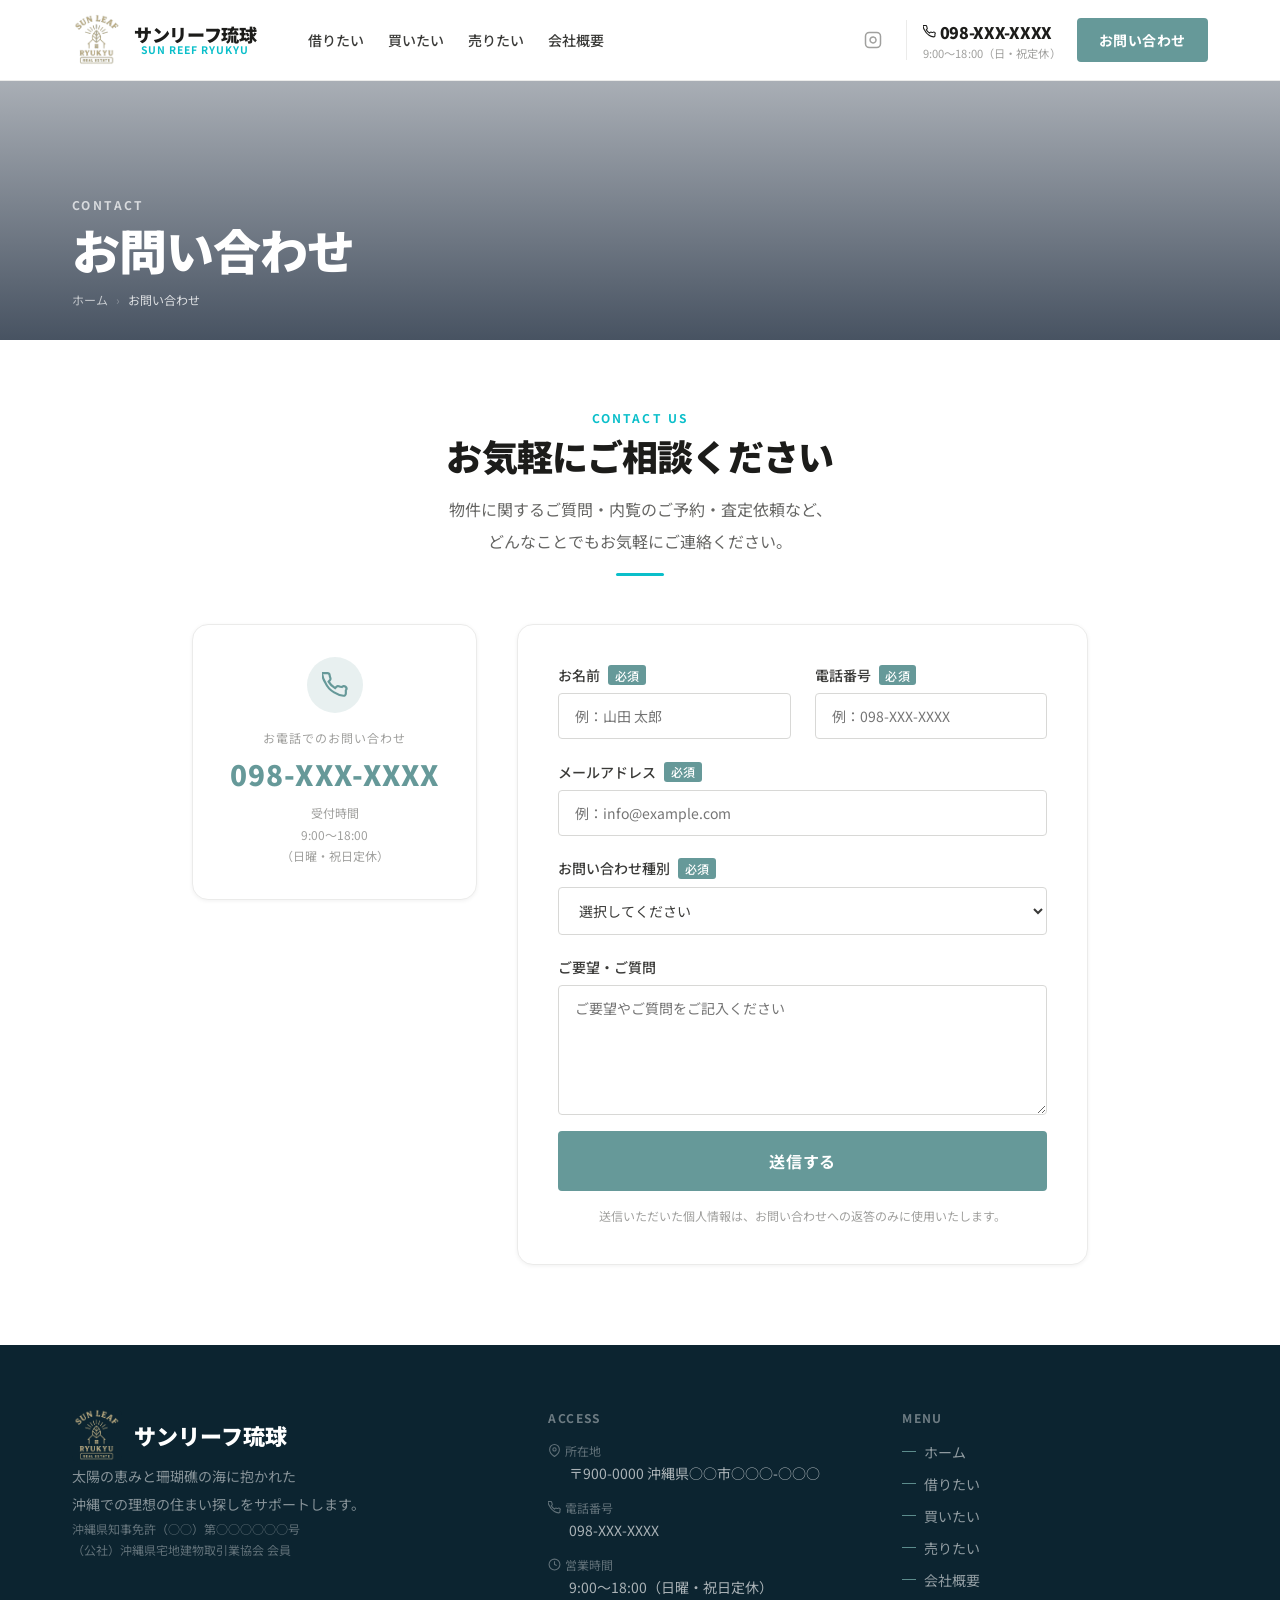
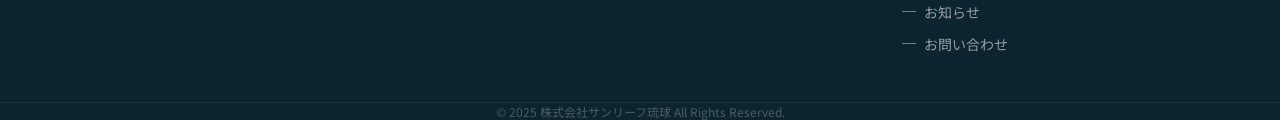
<file: contact/index.html>
<!DOCTYPE html>
<html lang="ja">
<head>
  <meta charset="UTF-8">
  <meta name="viewport" content="width=device-width, initial-scale=1.0">
  <title>お問い合わせ | サンリーフ琉球</title>
  <meta name="description" content="サンリーフ琉球へのお問い合わせ。物件に関するご質問・内覧予約・無料査定依頼はこちらからどうぞ。お電話でもお気軽にご相談ください。">
  <link rel="preconnect" href="https://fonts.googleapis.com">
  <link rel="preconnect" href="https://fonts.gstatic.com" crossorigin>
  <link href="https://fonts.googleapis.com/css2?family=Noto+Sans+JP:wght@400;500;700;900&display=swap" rel="stylesheet">
  <link rel="stylesheet" href="https://unpkg.com/aos@2.3.4/dist/aos.css">
  <link rel="stylesheet" href="../css/variables.css">
  <link rel="stylesheet" href="../css/reset.css">
  <link rel="stylesheet" href="../css/base.css">
  <link rel="stylesheet" href="../css/header.css">
  <link rel="stylesheet" href="../css/contact.css">
  <link rel="stylesheet" href="../css/footer.css">
  <link rel="stylesheet" href="../css/responsive.css">
</head>
<body data-page="contact">

<div id="header-placeholder"></div>

<section class="page-hero" style="background-image:url('https://images.unsplash.com/photo-1423666639041-f56000c27a9a?w=1600&q=80&auto=format&fit=crop')">
  <div class="container">
    <div class="page-hero__inner">
      <span class="page-hero__label">Contact</span>
      <h1 class="page-hero__title">お問い合わせ</h1>
      <nav class="breadcrumb" aria-label="パンくずリスト">
        <a href="../">ホーム</a>
        <span class="breadcrumb__sep">›</span>
        <span class="breadcrumb__current">お問い合わせ</span>
      </nav>
    </div>
  </div>
</section>

<main>
  <section class="section" style="padding-top: var(--space-16);">
    <div class="container container--narrow" style="max-width:960px">

      <div style="text-align:center; margin-bottom:var(--space-12)" data-aos="fade-up">
        <span class="sec-label">Contact us</span>
        <h2 class="sec-title">お気軽にご相談ください</h2>
        <p class="sec-desc">物件に関するご質問・内覧のご予約・査定依頼など、<br>どんなことでもお気軽にご連絡ください。</p>
        <span class="divider"></span>
      </div>

      <div class="contact-layout" data-aos="fade-up" data-aos-delay="80">

        <div class="contact-phone">
          <div class="contact-phone__icon" aria-hidden="true">
            <svg width="26" height="26" viewBox="0 0 24 24" fill="none" stroke="currentColor" stroke-width="2"><path d="M22 16.92v3a2 2 0 01-2.18 2 19.79 19.79 0 01-8.63-3.07A19.5 19.5 0 013.07 9.81a19.79 19.79 0 01-3.07-8.67A2 2 0 012 1h3a2 2 0 012 1.72c.127.96.361 1.903.7 2.81a2 2 0 01-.45 2.11L6.09 8.91a16 16 0 006 6l1.27-1.27a2 2 0 012.11-.45c.907.339 1.85.573 2.81.7A2 2 0 0122 16.92z"/></svg>
          </div>
          <p class="contact-phone__label">お電話でのお問い合わせ</p>
          <a href="tel:098-XXX-XXXX" class="contact-phone__num">098-XXX-XXXX</a>
          <p class="contact-phone__hours">受付時間<br>9:00〜18:00<br>（日曜・祝日定休）</p>
        </div>

        <form class="contact-form" id="contact-form" novalidate>
          <div class="form-row">
            <div class="form-group">
              <label for="name" class="form-label">お名前 <span class="form-req">必須</span></label>
              <input type="text" id="name" name="name" class="form-input" placeholder="例：山田 太郎" required autocomplete="name">
              <p class="form-error" id="name-error" role="alert"></p>
            </div>
            <div class="form-group">
              <label for="phone" class="form-label">電話番号 <span class="form-req">必須</span></label>
              <input type="tel" id="phone" name="phone" class="form-input" placeholder="例：098-XXX-XXXX" required autocomplete="tel">
              <p class="form-error" id="phone-error" role="alert"></p>
            </div>
          </div>

          <div class="form-group">
            <label for="email" class="form-label">メールアドレス <span class="form-req">必須</span></label>
            <input type="email" id="email" name="email" class="form-input" placeholder="例：info@example.com" required autocomplete="email">
            <p class="form-error" id="email-error" role="alert"></p>
          </div>

          <div class="form-group">
            <label for="category" class="form-label">お問い合わせ種別 <span class="form-req">必須</span></label>
            <select id="category" name="category" class="form-select" required>
              <option value="">選択してください</option>
              <option value="rent">賃貸物件について</option>
              <option value="sale">売買物件について</option>
              <option value="sell">売却・買取について</option>
              <option value="lease">賃貸管理について</option>
              <option value="other">その他</option>
            </select>
            <p class="form-error" id="category-error" role="alert"></p>
          </div>

          <div class="form-group">
            <label for="message" class="form-label">ご要望・ご質問</label>
            <textarea id="message" name="message" class="form-textarea" rows="5" placeholder="ご要望やご質問をご記入ください"></textarea>
          </div>

          <button type="submit" class="btn btn--primary form-submit">送信する</button>
          <p class="form-privacy">送信いただいた個人情報は、お問い合わせへの返答のみに使用いたします。</p>
        </form>

      </div>
    </div>
  </section>
</main>

<div id="footer-placeholder"></div>

<script>window.SITE_ROOT = '../';</script>
<script src="https://unpkg.com/aos@2.3.4/dist/aos.js"></script>
<script src="../js/components.js"></script>
<script src="../js/contact-form.js"></script>
<script src="../js/main.js"></script>
</body>
</html>
</file>
<file: css/variables.css>
:root {
  /* Sun — Muted Teal */
  --color-primary:       #669999;
  --color-primary-mid:   #5C8C8C;
  --color-primary-light: #82ABAB;
  --color-primary-dark:  #4D7A7A;
  --color-primary-bg:    #E8F0F0;
  --color-primary-pale:  #F4F8F8;

  /* Reef — Ocean Turquoise */
  --color-accent:        #0BBFCA;
  --color-accent-light:  #3DD4DE;

  /* Neutrals */
  --color-white:         #FFFFFF;
  --color-off-white:     #FAFAF8;
  --color-gray-50:       #F4F4F2;
  --color-gray-100:      #EBEBEA;
  --color-gray-200:      #D8D8D6;
  --color-gray-400:      #A0A09E;
  --color-gray-600:      #666664;
  --color-gray-800:      #3A3A38;
  --color-black:         #1C1C1A;
  --color-footer-bg:     #0C2430;

  /* Typography */
  --font-primary: 'Noto Sans JP', 'Hiragino Kaku Gothic ProN', 'Yu Gothic', 'メイリオ', sans-serif;

  --text-xs:   0.75rem;
  --text-sm:   0.875rem;
  --text-base: 1rem;
  --text-lg:   1.125rem;
  --text-xl:   1.375rem;
  --text-2xl:  1.75rem;
  --text-3xl:  2.25rem;
  --text-4xl:  3rem;
  --text-hero: 3.5rem;

  --weight-regular: 400;
  --weight-medium:  500;
  --weight-bold:    700;
  --weight-black:   900;

  --leading-tight:  1.2;
  --leading-snug:   1.4;
  --leading-normal: 1.7;
  --leading-loose:  2.0;

  /* Spacing */
  --space-1:  0.25rem;
  --space-2:  0.5rem;
  --space-3:  0.75rem;
  --space-4:  1rem;
  --space-6:  1.5rem;
  --space-8:  2rem;
  --space-10: 2.5rem;
  --space-12: 3rem;
  --space-16: 4rem;
  --space-20: 5rem;
  --space-24: 6rem;

  /* Borders */
  --radius-sm:  4px;
  --radius-md:  8px;
  --radius-lg:  16px;
  --radius-xl:  24px;
  --radius-full: 9999px;

  /* Shadows */
  --shadow-xs: 0 1px 4px rgba(0,0,0,0.06);
  --shadow-sm: 0 2px 10px rgba(0,0,0,0.08);
  --shadow-md: 0 6px 24px rgba(0,0,0,0.10);
  --shadow-lg: 0 12px 40px rgba(0,0,0,0.14);
  --shadow-xl: 0 20px 60px rgba(0,0,0,0.18);

  /* Transitions */
  --ease-fast:   0.18s cubic-bezier(0.4,0,0.2,1);
  --ease-normal: 0.3s cubic-bezier(0.4,0,0.2,1);
  --ease-slow:   0.5s cubic-bezier(0.4,0,0.2,1);

  /* Layout */
  --container-max: 1200px;
  --container-narrow: 800px;
  --header-h: 80px;
  --infobar-h: 0px;
}
</file>
<file: css/base.css>
/* ===== Layout ===== */
.container {
  width: 100%;
  max-width: var(--container-max);
  margin: 0 auto;
  padding: 0 var(--space-6);
}

.container--narrow {
  max-width: var(--container-narrow);
}

/* ===== Section ===== */
.section {
  padding: var(--space-20) 0;
}

.section--sm {
  padding: var(--space-12) 0;
}

.section--bg {
  background-color: var(--color-off-white);
}

.section--green {
  background-color: var(--color-primary-pale);
}

.section--dark {
  background-color: var(--color-black);
  color: var(--color-white);
}

/* ===== Section Title ===== */
.sec-head {
  text-align: center;
  margin-bottom: var(--space-12);
}

.sec-head--left {
  text-align: left;
}

.sec-label {
  display: inline-block;
  font-size: var(--text-xs);
  font-weight: var(--weight-bold);
  letter-spacing: 0.18em;
  text-transform: uppercase;
  color: var(--color-accent);
  margin-bottom: var(--space-2);
}

.sec-title {
  font-size: var(--text-3xl);
  font-weight: var(--weight-black);
  color: var(--color-black);
  line-height: var(--leading-tight);
  letter-spacing: -0.02em;
}

.sec-title--lg {
  font-size: var(--text-4xl);
}

.sec-desc {
  margin-top: var(--space-4);
  font-size: var(--text-base);
  color: var(--color-gray-600);
  line-height: var(--leading-loose);
}

/* ===== Buttons ===== */
.btn {
  display: inline-flex;
  align-items: center;
  justify-content: center;
  gap: var(--space-2);
  padding: 0.8rem 2rem;
  border-radius: var(--radius-sm);
  font-size: var(--text-sm);
  font-weight: var(--weight-bold);
  letter-spacing: 0.04em;
  cursor: pointer;
  transition: background-color var(--ease-fast), color var(--ease-fast),
              border-color var(--ease-fast), transform var(--ease-fast),
              box-shadow var(--ease-fast);
  white-space: nowrap;
  text-decoration: none;
  border: 2px solid transparent;
}

.btn--primary {
  background-color: var(--color-primary);
  color: var(--color-white);
  border-color: var(--color-primary);
}

.btn--primary:hover {
  background-color: var(--color-primary-dark);
  border-color: var(--color-primary-dark);
  transform: translateY(-2px);
  box-shadow: var(--shadow-md);
}

.btn--outline {
  background-color: transparent;
  color: var(--color-primary);
  border-color: var(--color-primary);
}

.btn--outline:hover {
  background-color: var(--color-primary);
  color: var(--color-white);
}

.btn--ghost {
  background-color: rgba(255,255,255,0.15);
  color: var(--color-white);
  border-color: rgba(255,255,255,0.5);
  backdrop-filter: blur(4px);
}

.btn--ghost:hover {
  background-color: var(--color-white);
  color: var(--color-primary);
  border-color: var(--color-white);
}

.btn--lg {
  padding: 1rem 2.5rem;
  font-size: var(--text-base);
}

.btn--sm {
  padding: 0.5rem 1.25rem;
  font-size: var(--text-xs);
}

/* ===== Badge ===== */
.badge {
  display: inline-block;
  padding: 0.2rem 0.65rem;
  border-radius: var(--radius-sm);
  font-size: var(--text-xs);
  font-weight: var(--weight-bold);
  letter-spacing: 0.04em;
}

.badge--new      { background: var(--color-primary); color: var(--color-white); }
.badge--sale     { background: #C0392B; color: var(--color-white); }
.badge--rec      { background: var(--color-accent); color: var(--color-white); }
.badge--info     { background: var(--color-primary-bg); color: var(--color-primary); }
.badge--notice   { background: #FFF0D0; color: #A0680A; }

/* ===== Divider ===== */
.divider {
  display: block;
  width: 48px;
  height: 3px;
  background: var(--color-accent);
  border-radius: 2px;
  margin: var(--space-4) auto 0;
}

.divider--left {
  margin-left: 0;
}
</file>
<file: css/header.css>
/* ===== Single-Row Nav Bar ===== */
.nav-bar {
  background-color: var(--color-white);
  height: var(--header-h);
  position: sticky;
  top: 0;
  z-index: 200;
  box-shadow: 0 1px 0 var(--color-gray-100);
  transition: box-shadow var(--ease-normal);
}

.nav-bar.is-scrolled {
  box-shadow: var(--shadow-md);
}

.nav-bar__inner {
  height: 100%;
  display: flex;
  align-items: center;
  gap: var(--space-4);
}

/* ===== Logo ===== */
.nav-logo {
  flex-shrink: 0;
  display: flex;
  align-items: center;
  gap: var(--space-3);
  text-decoration: none;
}

.nav-logo__mark {
  width: 50px;
  height: auto;
  background-color: var(--color-white);
  border-radius: 8px;
  object-fit: contain;
  flex-shrink: 0;
}

.nav-logo__text {
  line-height: 1;
}

.nav-logo__name {
  display: block;
  font-size: var(--text-lg);
  font-weight: var(--weight-black);
  color: var(--color-black);
  letter-spacing: -0.02em;
  white-space: nowrap;
}

.nav-logo__sub {
  display: block;
  font-size: 0.65rem;
  color: var(--color-accent);
  letter-spacing: 0.1em;
  margin-top: 2px;
  font-weight: var(--weight-bold);
  text-align: center;
}

/* ===== Nav Links ===== */
.nav-links {
  margin-left: var(--space-6);
  display: flex;
  align-items: center;
}

.nav-links__list {
  display: flex;
  align-items: center;
}

.nav-links__item>a {
  display: block;
  padding: 0 var(--space-3);
  height: var(--header-h);
  line-height: var(--header-h);
  font-size: var(--text-sm);
  font-weight: var(--weight-medium);
  color: var(--color-gray-800);
  position: relative;
  transition: color var(--ease-fast);
  white-space: nowrap;
}

.nav-links__item>a::after {
  content: '';
  position: absolute;
  bottom: 0;
  left: var(--space-3);
  right: var(--space-3);
  height: 3px;
  background-color: var(--color-primary);
  transform: scaleX(0);
  transition: transform var(--ease-normal);
  border-radius: 2px 2px 0 0;
}

.nav-links__item>a:hover,
.nav-links__item>a.is-active {
  color: var(--color-primary);
}

.nav-links__item>a:hover::after,
.nav-links__item>a.is-active::after {
  transform: scaleX(1);
}

/* ===== Right Side Extras ===== */
.nav-extras {
  margin-left: auto;
  display: flex;
  align-items: center;
  gap: var(--space-4);
}

.nav-extras__instagram {
  color: var(--color-gray-400);
  display: flex;
  align-items: center;
  padding: var(--space-2);
  border-radius: var(--radius-sm);
  transition: color var(--ease-fast), background var(--ease-fast);
}

.nav-extras__instagram:hover {
  color: var(--color-primary);
  background: var(--color-primary-bg);
}

.nav-extras__phone {
  display: flex;
  flex-direction: column;
  align-items: flex-start;
  gap: 2px;
  padding-left: var(--space-4);
  border-left: 1px solid var(--color-gray-100);
}

.nav-extras__phone-num {
  display: flex;
  align-items: center;
  gap: 4px;
  font-size: var(--text-base);
  font-weight: var(--weight-black);
  color: var(--color-black);
  letter-spacing: -0.02em;
  transition: color var(--ease-fast);
  text-decoration: none;
}

.nav-extras__phone-num:hover {
  color: var(--color-primary);
}

.nav-extras__hours {
  font-size: 0.7rem;
  color: var(--color-gray-400);
  letter-spacing: 0.01em;
  line-height: 1.3;
}

/* ===== CTA Button in Nav ===== */
.nav-cta {
  padding: 0.6rem 1.25rem;
  font-size: var(--text-sm);
  flex-shrink: 0;
}

/* ===== Hamburger ===== */
.hamburger {
  display: none;
  flex-direction: column;
  justify-content: center;
  gap: 5px;
  width: 44px;
  height: 44px;
  padding: 8px;
  cursor: pointer;
  background: none;
  border: none;
  flex-shrink: 0;
}

.hamburger__line {
  display: block;
  height: 2px;
  background-color: var(--color-black);
  border-radius: 2px;
  transition: transform var(--ease-normal), opacity var(--ease-normal);
}

.hamburger.is-open .hamburger__line:nth-child(1) {
  transform: translateY(7px) rotate(45deg);
}

.hamburger.is-open .hamburger__line:nth-child(2) {
  opacity: 0;
  transform: scaleX(0);
}

.hamburger.is-open .hamburger__line:nth-child(3) {
  transform: translateY(-7px) rotate(-45deg);
}

/* ===== Mobile Menu ===== */
.mobile-nav {
  position: fixed;
  inset: 0;
  z-index: 190;
  background-color: var(--color-white);
  display: flex;
  flex-direction: column;
  padding: calc(var(--header-h) + var(--space-8)) var(--space-8) var(--space-8);
  transform: translateX(100%);
  transition: transform var(--ease-slow);
  overflow-y: auto;
}

.mobile-nav.is-open {
  transform: translateX(0);
}

.mobile-nav__list {
  display: flex;
  flex-direction: column;
  gap: 0;
}

.mobile-nav__link {
  display: flex;
  align-items: center;
  justify-content: space-between;
  padding: var(--space-4) 0;
  border-bottom: 1px solid var(--color-gray-100);
  font-size: var(--text-xl);
  font-weight: var(--weight-bold);
  color: var(--color-black);
  transition: color var(--ease-fast);
  text-decoration: none;
}

.mobile-nav__link:hover,
.mobile-nav__link.is-active {
  color: var(--color-primary);
}

.mobile-nav__link-arrow {
  color: var(--color-gray-400);
  font-size: var(--text-lg);
}

.mobile-nav__footer {
  margin-top: auto;
  padding-top: var(--space-8);
  border-top: 1px solid var(--color-gray-100);
}

.mobile-nav__phone {
  font-size: var(--text-2xl);
  font-weight: var(--weight-black);
  color: var(--color-primary);
  text-decoration: none;
}

.mobile-nav__hours {
  font-size: var(--text-xs);
  color: var(--color-gray-400);
  margin-top: var(--space-1);
}

.mobile-nav__cta {
  display: block;
  margin-top: var(--space-4);
  text-align: center;
}

/* ===== Page Hero ===== */
.page-hero {
  position: relative;
  height: 260px;
  background-size: cover;
  background-position: center;
  display: flex;
  align-items: flex-end;
  overflow: hidden;
}

.page-hero::before {
  content: '';
  position: absolute;
  inset: 0;
  background: linear-gradient(to bottom,
      rgba(10, 25, 45, 0.35) 0%,
      rgba(10, 25, 45, 0.75) 100%);
}

.page-hero__inner {
  position: relative;
  z-index: 1;
  padding-bottom: var(--space-8);
  width: 100%;
}

.page-hero__label {
  display: block;
  font-size: var(--text-xs);
  font-weight: var(--weight-bold);
  letter-spacing: 0.2em;
  text-transform: uppercase;
  color: rgba(255, 255, 255, 0.7);
  margin-bottom: var(--space-2);
}

.page-hero__title {
  font-size: var(--text-4xl);
  font-weight: var(--weight-black);
  color: var(--color-white);
  line-height: var(--leading-tight);
  letter-spacing: -0.02em;
}

/* Breadcrumb */
.breadcrumb {
  display: flex;
  align-items: center;
  gap: var(--space-2);
  font-size: var(--text-xs);
  color: var(--color-gray-200);
  margin-top: var(--space-3);
}

.breadcrumb a {
  color: rgba(255, 255, 255, 0.65);
  transition: color var(--ease-fast);
}

.breadcrumb a:hover {
  color: var(--color-white);
}

.breadcrumb__sep {
  color: rgba(255, 255, 255, 0.3);
}

.breadcrumb__current {
  color: rgba(255, 255, 255, 0.8);
}

/* ===== Page Top Button ===== */
.page-top {
  position: fixed;
  bottom: var(--space-8);
  right: var(--space-8);
  width: 50px;
  height: 50px;
  background-color: var(--color-primary);
  color: var(--color-white);
  border-radius: 50%;
  display: flex;
  align-items: center;
  justify-content: center;
  cursor: pointer;
  border: none;
  box-shadow: var(--shadow-lg);
  opacity: 0;
  pointer-events: none;
  transform: translateY(16px);
  transition: opacity var(--ease-normal), transform var(--ease-normal), background-color var(--ease-fast);
  z-index: 100;
}

.page-top.is-visible {
  opacity: 1;
  pointer-events: auto;
  transform: translateY(0);
}

.page-top:hover {
  background-color: var(--color-primary-dark);
}
</file>
<file: css/contact.css>
.contact-layout {
  display: grid;
  grid-template-columns: 1fr 2fr;
  gap: var(--space-10);
  align-items: start;
}

/* Phone box */
.contact-phone {
  background: var(--color-white);
  border: 1px solid var(--color-gray-100);
  border-radius: var(--radius-lg);
  padding: var(--space-8);
  text-align: center;
  box-shadow: var(--shadow-xs);
}

.contact-phone__icon {
  width: 56px;
  height: 56px;
  background: var(--color-primary-bg);
  color: var(--color-primary);
  border-radius: 50%;
  display: flex;
  align-items: center;
  justify-content: center;
  margin: 0 auto var(--space-4);
}

.contact-phone__label {
  font-size: var(--text-xs);
  color: var(--color-gray-400);
  letter-spacing: 0.08em;
  margin-bottom: var(--space-2);
}

.contact-phone__num {
  display: block;
  font-size: var(--text-2xl);
  font-weight: var(--weight-black);
  color: var(--color-primary);
  letter-spacing: 0.04em;
  margin-bottom: var(--space-2);
}

.contact-phone__num:hover {
  color: var(--color-primary-dark);
}

.contact-phone__hours {
  font-size: var(--text-xs);
  color: var(--color-gray-400);
  line-height: 1.8;
}

/* Form */
.contact-form {
  background: var(--color-white);
  border: 1px solid var(--color-gray-100);
  border-radius: var(--radius-lg);
  padding: var(--space-10);
  box-shadow: var(--shadow-xs);
}

.form-row {
  display: grid;
  grid-template-columns: 1fr 1fr;
  gap: var(--space-6);
}

.form-group {
  display: flex;
  flex-direction: column;
  gap: var(--space-2);
}

.form-label {
  font-size: var(--text-sm);
  font-weight: var(--weight-medium);
  color: var(--color-gray-800);
  display: flex;
  align-items: center;
  gap: var(--space-2);
}

.form-req {
  font-size: var(--text-xs);
  background: var(--color-primary);
  color: var(--color-white);
  padding: 0.1rem 0.4rem;
  border-radius: 3px;
  letter-spacing: 0.04em;
}

.form-input,
.form-select,
.form-textarea {
  padding: 0.75rem 1rem;
  border: 1.5px solid var(--color-gray-200);
  border-radius: var(--radius-sm);
  font-size: var(--text-sm);
  font-family: var(--font-primary);
  color: var(--color-gray-800);
  background: var(--color-white);
  transition: border-color var(--ease-fast), box-shadow var(--ease-fast);
  width: 100%;
}

.form-input:focus,
.form-select:focus,
.form-textarea:focus {
  outline: none;
  border-color: var(--color-primary);
  box-shadow: 0 0 0 3px rgba(26,107,58,0.12);
}

.form-input.is-error,
.form-select.is-error,
.form-textarea.is-error {
  border-color: #C0392B;
  box-shadow: 0 0 0 3px rgba(192,57,43,0.1);
}

.form-textarea {
  resize: vertical;
  min-height: 130px;
}

.form-error {
  font-size: var(--text-xs);
  color: #C0392B;
  min-height: 1.2em;
}

.form-submit {
  width: 100%;
  padding: 1rem;
  font-size: var(--text-base);
  margin-top: var(--space-4);
}

.form-privacy {
  text-align: center;
  font-size: var(--text-xs);
  color: var(--color-gray-400);
  margin-top: var(--space-4);
}

.contact-form .form-group + .form-group {
  margin-top: var(--space-5);
}
</file>
<file: css/footer.css>
.site-footer {
  background-color: var(--color-footer-bg);
  color: rgba(255, 255, 255, 0.65);
}

.footer__top {
  padding: var(--space-16) 0 var(--space-12);
  border-bottom: 1px solid rgba(255, 255, 255, 0.08);
}

.footer__grid {
  display: grid;
  grid-template-columns: 1.4fr 1fr 1fr;
  gap: var(--space-12);
  align-items: start;
}

/* Brand */
.footer-brand__logo {
  display: flex;
  align-items: center;
  gap: var(--space-3);
  margin-bottom: var(--space-5);
}

.footer-brand__mark {
  width: 50px;
  height: auto;
  background-color: var(--color-footer-bg);
  border-radius: 6px;
  object-fit: contain;
  flex-shrink: 0;
}

.footer-brand__name {
  font-size: var(--text-xl);
  font-weight: var(--weight-black);
  color: var(--color-white);
}

.footer-brand__catch {
  font-size: var(--text-sm);
  line-height: var(--leading-loose);
  color: rgba(255, 255, 255, 0.5);
  margin-bottom: var(--space-5);
}

.footer-brand__license,
.footer-brand__member {
  font-size: var(--text-xs);
  color: rgba(255, 255, 255, 0.35);
  line-height: 1.8;
}

/* Info */
.footer-info__title {
  font-size: var(--text-xs);
  font-weight: var(--weight-bold);
  letter-spacing: 0.12em;
  text-transform: uppercase;
  color: rgba(255, 255, 255, 0.4);
  margin-bottom: var(--space-4);
}

.footer-info__list {
  display: flex;
  flex-direction: column;
  gap: var(--space-4);
}

.footer-info__item {
  display: flex;
  flex-direction: column;
  gap: var(--space-1);
}

.footer-info__label {
  display: flex;
  align-items: center;
  gap: var(--space-1);
  font-size: var(--text-xs);
  color: rgba(255, 255, 255, 0.35);
}

.footer-info__value {
  font-size: var(--text-sm);
  color: rgba(255, 255, 255, 0.65);
  padding-left: 1.3rem;
}

.footer-info__value a {
  color: rgba(255, 255, 255, 0.65);
  transition: color var(--ease-fast);
}

.footer-info__value a:hover {
  color: var(--color-white);
}

/* Nav */
.footer-nav__title {
  font-size: var(--text-xs);
  font-weight: var(--weight-bold);
  letter-spacing: 0.12em;
  text-transform: uppercase;
  color: rgba(255, 255, 255, 0.4);
  margin-bottom: var(--space-4);
}

.footer-nav__list {
  display: flex;
  flex-direction: column;
  gap: var(--space-3);
}

.footer-nav__list a {
  font-size: var(--text-sm);
  color: rgba(255, 255, 255, 0.55);
  transition: color var(--ease-fast);
  display: flex;
  align-items: center;
  gap: var(--space-2);
}

.footer-nav__list a::before {
  content: '';
  display: inline-block;
  width: 14px;
  height: 1px;
  background-color: var(--color-primary-mid);
  flex-shrink: 0;
}

.footer-nav__list a:hover {
  color: var(--color-white);
}

/* Bottom */
.footer__bottom {
  padding: var(--space-5) 0;
}

.footer__bottom-inner {
  display: flex;
  align-items: center;
  justify-content: center;
}

.footer__copy {
  font-size: var(--text-xs);
  color: rgba(255, 255, 255, 0.25);
}
</file>
<file: css/responsive.css>
/* ===== Tablet ≤ 1024px ===== */
@media (max-width: 1024px) {
  :root {
    --text-hero: 2.75rem;
    --text-4xl: 2.5rem;
    --text-3xl: 2rem;
  }

  .services-grid {
    grid-template-columns: repeat(2, 1fr);
  }

  .about-grid {
    gap: var(--space-10);
  }

  .footer__grid {
    grid-template-columns: 1fr 1fr;
  }

  .footer__grid > *:last-child {
    grid-column: 1 / -1;
  }

  .service-detail {
    gap: var(--space-10);
  }
}

/* ===== Mobile ≤ 768px ===== */
@media (max-width: 768px) {
  :root {
    --text-hero: 2.25rem;
    --text-4xl: 2rem;
    --text-3xl: 1.75rem;
    --text-2xl: 1.5rem;
    --header-h: 64px;
    --infobar-h: 0px;
  }

  /* Info bar hide */
  .info-bar {
    display: none;
  }

  /* Nav */
  .nav-links,
  .nav-extras,
  .nav-cta {
    display: none;
  }

  .hamburger {
    display: flex;
  }

  .nav-bar__inner {
    justify-content: space-between;
  }

  /* Hero */
  .top-hero {
    height: 60vh;
    min-height: 400px;
  }

  .hero-slide__actions {
    flex-direction: column;
    gap: var(--space-3);
    align-items: flex-start;
  }

  .hero-scroll {
    display: none;
  }

  /* Page hero */
  .page-hero {
    height: 200px;
  }

  .page-hero__title {
    font-size: var(--text-3xl);
  }

  /* Section */
  .section {
    padding: var(--space-12) 0;
  }

  .sec-title {
    font-size: var(--text-2xl);
  }

  /* About */
  .about-grid {
    grid-template-columns: 1fr;
    gap: var(--space-8);
  }

  .about-image {
    order: -1;
  }

  .about-image__badge {
    display: none;
  }

  /* Services */
  .services-grid {
    grid-template-columns: repeat(2, 1fr);
    gap: var(--space-3);
  }

  .service-card {
    padding: var(--space-6) var(--space-4);
  }

  /* Properties */
  .prop-grid {
    grid-template-columns: 1fr;
  }

  .prop-grid--2col {
    grid-template-columns: 1fr;
  }

  .prop-filter {
    flex-direction: column;
    align-items: stretch;
  }

  /* Company */
  .company-table th {
    width: 110px;
  }

  .map-wrap iframe {
    height: 300px;
  }

  /* Contact */
  .contact-layout {
    grid-template-columns: 1fr;
    gap: var(--space-6);
  }

  .contact-form {
    padding: var(--space-6);
  }

  .form-row {
    grid-template-columns: 1fr;
    gap: var(--space-4);
  }

  /* Service detail */
  .service-detail {
    grid-template-columns: 1fr;
    gap: var(--space-6);
  }

  .service-detail--reverse {
    direction: ltr;
  }

  /* News grid */
  .news-grid {
    grid-template-columns: 1fr;
  }

  /* Steps */
  .steps {
    grid-template-columns: 1fr;
  }

  /* Footer */
  .footer__grid {
    grid-template-columns: 1fr;
    gap: var(--space-8);
  }

  .footer__grid > *:last-child {
    grid-column: auto;
  }

  .footer__top {
    padding: var(--space-10) 0 var(--space-8);
  }

  /* Portals */
  .portals-grid {
    gap: var(--space-3);
  }

  .portal-item {
    width: 140px;
    height: 60px;
  }

  /* Page top */
  .page-top {
    bottom: var(--space-5);
    right: var(--space-5);
    width: 44px;
    height: 44px;
  }

  /* CTA banner */
  .cta-banner__title {
    font-size: var(--text-2xl);
  }

  .cta-banner__actions {
    flex-direction: column;
    align-items: center;
  }
}

/* ===== Small Mobile ≤ 480px ===== */
@media (max-width: 480px) {
  :root {
    --text-hero: 1.875rem;
  }

  .container {
    padding: 0 var(--space-4);
  }

  .services-grid {
    grid-template-columns: 1fr 1fr;
    gap: var(--space-2);
  }

  .service-card {
    padding: var(--space-5) var(--space-3);
    gap: var(--space-3);
  }

  .service-card__icon {
    width: 48px;
    height: 48px;
  }

  .company-table th,
  .company-table td {
    padding: var(--space-3) var(--space-4);
    font-size: var(--text-xs);
  }

  .company-table th {
    width: 90px;
  }
}

/* ===== Large Desktop ≥ 1280px ===== */
@media (min-width: 1280px) {
  .container {
    padding: 0 var(--space-8);
  }
}
</file>
